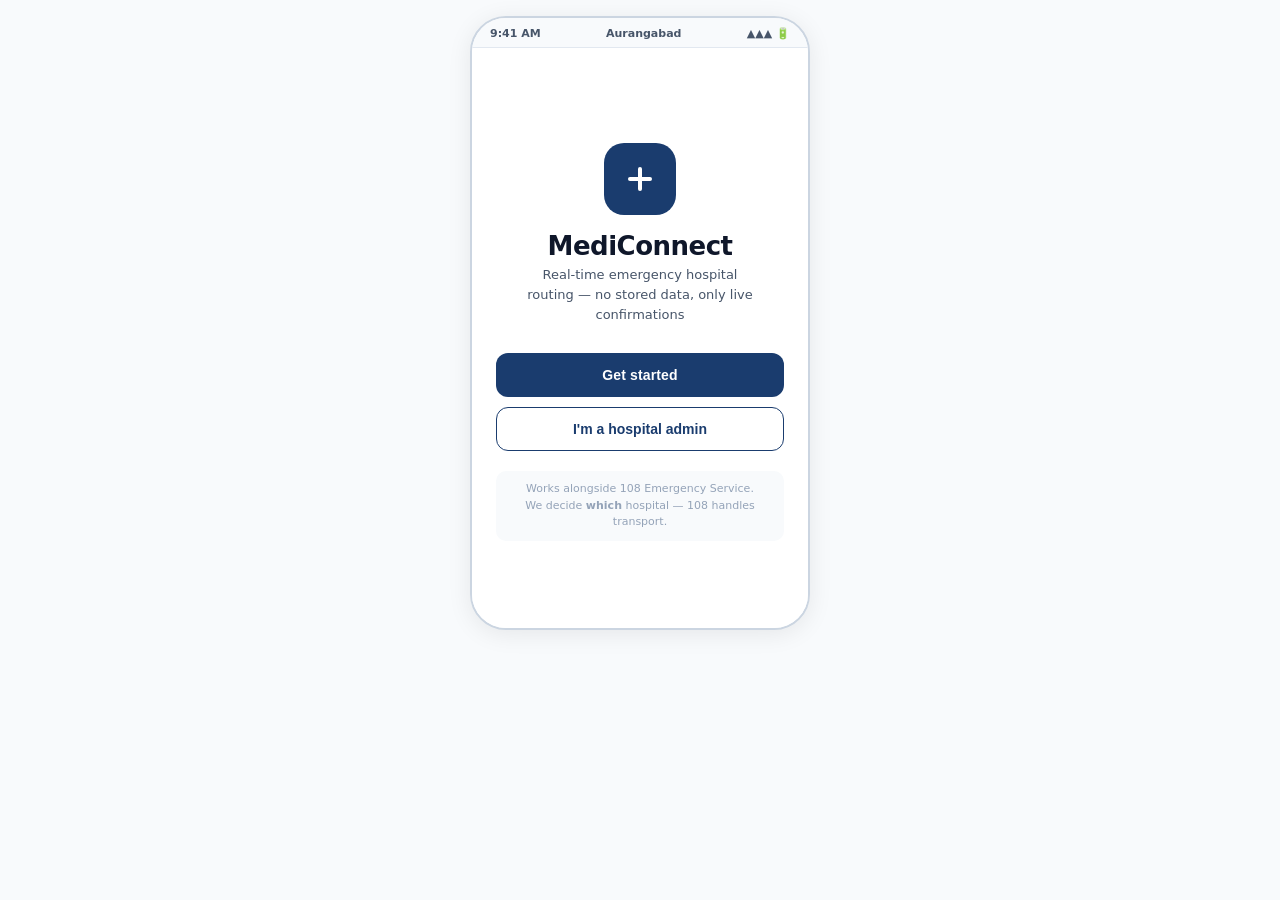
<file: index.html>
<!DOCTYPE html>
<html>
<head>
  <title>MediConnect</title>
  <link rel="stylesheet" href="styles/main.css">
</head>
<body>

<div class="wrap">
  <div class="phone">
    <div class="sb">
      <span class="sb-t">9:41 AM</span>
      <span class="sb-t">Aurangabad</span>
      <span class="sb-t">▲▲▲ 🔋</span>
    </div>
<div id="s-splash" class="scr on">
    <div class="splash">
      <div class="logo-wrap">
        <svg width="36" height="36" viewBox="0 0 36 36" fill="none">
          <rect x="16" y="6" width="4" height="24" rx="2" fill="white"/>
          <rect x="6" y="16" width="24" height="4" rx="2" fill="white"/>
        </svg>
      </div>
      <div class="app-name">MediConnect</div>
      <div class="app-tag">Real-time emergency hospital routing — no stored data, only live confirmations</div>
      <button class="btn-solid" onclick="go('login')">Get started</button>
      <button class="btn-out">I'm a hospital admin</button>
      <div class="splash-note">
        Works alongside 108 Emergency Service.<br/>
        We decide <b>which</b> hospital — 108 handles transport.
      </div>
    </div>
  </div>

  <!-- LOGIN -->
  <div id="s-login" class="scr">
    <div class="form-body">
      <div class="form-logo">
        <div class="fl-box"><svg width="20" height="20" viewBox="0 0 20 20" fill="none"><rect x="9" y="3" width="2" height="14" rx="1" fill="white"/><rect x="3" y="9" width="14" height="2" rx="1" fill="white"/></svg></div>
        <div class="fl-name">MediConnect</div>
      </div>
      <div class="form-title">Welcome back</div>
      <div class="form-sub">Sign in to access emergency services</div>
      <div class="field-group">
        <div class="field-label">Phone number</div>
        <input class="field-input" placeholder="+91 98765 43210" type="tel"/>
      </div>
      <div class="field-group">
        <div class="field-label">Password</div>
        <input class="field-input" placeholder="Enter password" type="password"/>
      </div>
      <div class="forgot">Forgot password?</div>
      <button class="btn-solid" onclick="go('lang')" style="margin-bottom:10px">Sign in</button>
      <div class="divider-or">or</div>
      <button class="google-btn">
        <svg width="16" height="16" viewBox="0 0 16 16"><path d="M15.5 8.2c0-.6-.1-1.2-.2-1.7H8v3.2h4.2c-.2.9-.7 1.7-1.5 2.2v1.8h2.4c1.4-1.3 2.4-3.2 2.4-5.5z" fill="#4285F4"/><path d="M8 16c2.2 0 4-.7 5.3-2L11 12.2c-.7.5-1.6.8-2.9.8-2.2 0-4.1-1.5-4.7-3.5H1.3v1.9C2.6 14.1 5.1 16 8 16z" fill="#34A853"/><path d="M3.3 9.5c-.2-.6-.3-1.2-.3-1.8s.1-1.2.3-1.8V4H1.3C.5 5.5 0 7.2 0 9c0 1.8.5 3.5 1.3 5l2-1.5z" fill="#FBBC05"/><path d="M8 3.2c1.2 0 2.3.4 3.2 1.3L13.5 2C12 .8 10.2 0 8 0 5.1 0 2.6 1.9 1.3 4.7l2 1.5c.6-1.9 2.5-3 4.7-3z" fill="#EA4335"/></svg>
        Continue with Google
      </button>
      <div class="sign-switch">Don't have an account? <span onclick="go('lang')">Sign up</span></div>
    </div>
  </div>

  <!-- LANGUAGE -->
  <div id="s-lang" class="scr">
    <div class="lang-body">
      <div style="display:flex;align-items:center;gap:8px;margin-bottom:20px">
        <button class="back-w" style="background:#F1F5F9;color:var(--text2);border:none;border-radius:50%;width:30px;height:30px;cursor:pointer;font-size:14px" onclick="go('login')">←</button>
        <div>
          <div class="lang-title">Select language</div>
          <div style="font-size:12px;color:var(--text2)">Choose your preferred language</div>
        </div>
      </div>
      <div class="lang-grid">
        <div class="lang-card sel" id="lc-mr" onclick="selectLang('mr')">
          <div class="lc-name">Marathi</div>
          <div class="lc-native">मराठी</div>
          <div class="lc-check"><svg width="10" height="8" viewBox="0 0 10 8" fill="none"><path d="M1 4l3 3 5-6" stroke="white" stroke-width="1.5" stroke-linecap="round" stroke-linejoin="round"/></svg></div>
        </div>
        <div class="lang-card" id="lc-hi" onclick="selectLang('hi')">
          <div class="lc-name">Hindi</div>
          <div class="lc-native">हिंदी</div>
        </div>
        <div class="lang-card" id="lc-en" onclick="selectLang('en')">
          <div class="lc-name">English</div>
          <div class="lc-native">English</div>
        </div>
        <div class="lang-card" id="lc-mix" onclick="selectLang('mix')">
          <div class="lc-name">Hinglish</div>
          <div class="lc-native">हिं + Eng</div>
        </div>
      </div>
      <div class="scheme-section">
        <div class="sec-label">Government scheme (optional)</div>
        <div class="scheme-chips">
          <div class="sch-chip" id="sc-ab" onclick="toggleScheme('ab')">Ayushman Bharat</div>
          <div class="sch-chip sel" id="sc-mj" onclick="toggleScheme('mj')">MJPJAY</div>
          <div class="sch-chip" id="sc-no" onclick="toggleScheme('no')">No scheme</div>
        </div>
      </div>
      <div style="margin-top:auto;padding-top:20px">
        <button class="btn-solid" onclick="go('home')">Continue</button>
      </div>
    </div>
  </div>

  <!-- HOME -->
  <div id="s-home" class="scr">
    <div class="home-hdr">
      <div>
        <div class="hdr-greet">Good morning,</div>
        <div class="hdr-name">Rahul Sharma</div>
      </div>
      <div class="avatar">RS</div>
    </div>
    <div class="home-body">
      <div class="sos-card" onclick="go('emergency')">
        <div class="sos-ring"><div class="sos-inner">
          <svg width="30" height="30" viewBox="0 0 30 30" fill="none"><path d="M15 6v12M15 21v2" stroke="white" stroke-width="3" stroke-linecap="round"/><circle cx="15" cy="15" r="12" stroke="white" stroke-width="2" fill="none" opacity=".5"/></svg>
        </div></div>
        <div class="sos-title">EMERGENCY</div>
        <div class="sos-sub">Tap to find hospitals with live capacity confirmation</div>
      </div>
      <div class="scheme-strip">
        <div class="ss-dot"></div>
        <div class="ss-text">Active scheme: <b>MJPJAY</b> · Marathi</div>
        <div class="ss-badge">Active</div>
      </div>
      <div class="quick-grid">
        <div class="quick-card">
          <div class="qc-icon" style="background:#EFF6FF"><svg width="16" height="16" viewBox="0 0 16 16" fill="#2563EB"><path d="M8 1C4.7 1 2 3.7 2 7s6 9 6 9 6-5.7 6-9-2.7-6-6-6zm0 8a2 2 0 110-4 2 2 0 010 4z"/></svg></div>
          <div class="qc-title">Nearby hospitals</div>
          <div class="qc-sub">View registered hospitals</div>
        </div>
        <div class="quick-card">
          <div class="qc-icon" style="background:#F0FDF4"><svg width="16" height="16" viewBox="0 0 16 16" fill="none"><rect x="2" y="2" width="12" height="12" rx="2" stroke="#15803D" stroke-width="1.2"/><path d="M8 5v6M5 8h6" stroke="#15803D" stroke-width="1.5" stroke-linecap="round"/></svg></div>
          <div class="qc-title">Profile & scheme</div>
          <div class="qc-sub">MJPJAY verified</div>
        </div>
        <div class="quick-card">
          <div class="qc-icon" style="background:#F5F3FF"><svg width="16" height="16" viewBox="0 0 16 16" fill="none"><circle cx="8" cy="8" r="6" stroke="#7C3AED" stroke-width="1.2"/><path d="M8 5v3.5l2.5 1.5" stroke="#7C3AED" stroke-width="1.2" stroke-linecap="round"/></svg></div>
          <div class="qc-title">Emergency history</div>
          <div class="qc-sub">2 past alerts</div>
        </div>
        <div class="quick-card">
          <div class="qc-icon" style="background:#FEF9C3"><svg width="16" height="16" viewBox="0 0 16 16" fill="none"><path d="M8 2l1.8 3.6L14 6.3l-3 2.9.7 4.1L8 11.1l-3.7 2.2.7-4.1-3-2.9 4.2-.7z" stroke="#B45309" stroke-width="1.1" fill="none"/></svg></div>
          <div class="qc-title">How it works</div>
          <div class="qc-sub">About MediConnect</div>
        </div>
      </div>
      <div style="background:#fff;border:1px solid var(--border);border-radius:12px;padding:12px 14px;font-size:12px;color:var(--text2);line-height:1.55">
        <b style="color:var(--text)">How MediConnect helps:</b><br/>
        In an emergency, we call all nearby hospitals simultaneously. Only hospitals that confirm capacity are shown. You choose — then we alert them you're coming.
      </div>
    </div>
    <div class="bnav">
      <button class="bni on"><svg width="20" height="20" viewBox="0 0 20 20" fill="var(--brand)"><path d="M10 2L2 8v10h5v-5h6v5h5V8L10 2z"/></svg><span class="bni-label">Home</span></button>
      <button class="bni" onclick="go('emergency')"><svg width="20" height="20" viewBox="0 0 20 20" fill="#DC2626"><circle cx="10" cy="10" r="8" stroke="#DC2626" stroke-width="1.5" fill="none"/><path d="M10 6v5M10 13v1" stroke="#DC2626" stroke-width="2" stroke-linecap="round"/></svg><span class="bni-label" style="color:#DC2626">SOS</span></button>
      <button class="bni"><svg width="20" height="20" viewBox="0 0 20 20" fill="none"><circle cx="10" cy="8" r="4" stroke="#94A3B8" stroke-width="1.5"/><path d="M3 19c0-3.9 3.1-7 7-7s7 3.1 7 7" stroke="#94A3B8" stroke-width="1.5" fill="none"/></svg><span class="bni-label">Profile</span></button>
    </div>
  </div>

  <!-- EMERGENCY -->
  <div id="s-emergency" class="scr">
    <div class="em-hdr">
      <button class="back-w" onclick="go('home')">←</button>
      <div class="em-hdr-text">
        <div class="em-hdr-title">Emergency</div>
        <div class="em-hdr-sub">Speak or tap your emergency type</div>
      </div>
    </div>
    <div class="em-voice-section">
      <div class="voice-prompt">Describe the emergency in your language</div>
      <div class="voice-box">
        <button class="voice-btn" id="voiceBtn" onclick="toggleVoice()">
          <svg width="22" height="22" viewBox="0 0 22 22" fill="none"><path d="M11 3a4 4 0 00-4 4v4a4 4 0 008 0V7a4 4 0 00-4-4z" fill="white" opacity=".9"/><path d="M5 11a6 6 0 0012 0M11 17v3" stroke="white" stroke-width="1.5" fill="none" stroke-linecap="round"/></svg>
        </button>
        <div class="voice-status" id="voiceStatus">Tap microphone to speak</div>
        <div class="transcript-box" id="transcriptBox" style="display:none">
          "Mera baap chest mein dard se behosh ho gaya, 58 saal ke hain"
        </div>
      </div>
    </div>
    <div class="or-divider">or select emergency type</div>
    <div class="et-body">
      <div class="et-grid">
        <div class="et-card sel" style="border-color:#DC2626" id="et-cardiac" onclick="selectET(this,'cardiac');go('loading')">
          <div class="et-icon" style="background:#FEE2E2">
            <svg width="22" height="22" viewBox="0 0 22 22" fill="none"><path d="M4 12l4 4 4-6 3 3 3-3" stroke="#DC2626" stroke-width="1.8" stroke-linecap="round" stroke-linejoin="round"/></svg>
          </div>
          <div class="et-name" style="color:#991B1B">Cardiac</div>
          <div class="et-req" style="color:#DC2626">ICU · Cath lab</div>
        </div>
        <div class="et-card" style="border-color:var(--border)" id="et-accident" onclick="selectET(this,'accident');go('loading')">
          <div class="et-icon" style="background:#FEF3C7">
            <svg width="22" height="22" viewBox="0 0 22 22" fill="none"><path d="M11 4L3 9v10h5v-6h6v6h5V9L11 4z" fill="#D97706" opacity=".8"/></svg>
          </div>
          <div class="et-name" style="color:#92400E">Accident</div>
          <div class="et-req" style="color:#B45309">Trauma · Surgery</div>
        </div>
        <div class="et-card" style="border-color:var(--border)" id="et-nicu" onclick="selectET(this,'nicu');go('loading')">
          <div class="et-icon" style="background:#EDE9FE">
            <svg width="22" height="22" viewBox="0 0 22 22" fill="none"><circle cx="11" cy="9" r="4" fill="#7C3AED" opacity=".7"/><path d="M5 19c0-3.3 2.7-6 6-6s6 2.7 6 6" stroke="#7C3AED" stroke-width="1.5" fill="none"/></svg>
          </div>
          <div class="et-name" style="color:#5B21B6">Newborn</div>
          <div class="et-req" style="color:#6D28D9">NICU required</div>
        </div>
        <div class="et-card" style="border-color:var(--border)" id="et-other" onclick="selectET(this,'other');go('loading')">
          <div class="et-icon" style="background:#F1F5F9">
            <svg width="22" height="22" viewBox="0 0 22 22" fill="none"><rect x="9" y="4" width="4" height="14" rx="2" fill="#64748B" opacity=".7"/><rect x="4" y="9" width="14" height="4" rx="2" fill="#64748B" opacity=".7"/></svg>
          </div>
          <div class="et-name" style="color:#475569">Other</div>
          <div class="et-req" style="color:#94A3B8">General emergency</div>
        </div>
      </div>
    </div>
  </div>

  <!-- LOADING / CALLING -->
  <div id="s-loading" class="scr">
    <div class="em-hdr">
      <div class="em-hdr-text" style="margin-left:6px">
        <div class="em-hdr-title">Contacting hospitals</div>
        <div class="em-hdr-sub">Cardiac emergency · MJPJAY · 10km radius</div>
      </div>
    </div>
    <div class="loading-scr" style="justify-content:flex-start;padding-top:20px">
      <div class="pulse-rings">
        <div class="pr1"></div><div class="pr2"></div><div class="pr3"></div>
        <div class="calling-center">
          <svg width="18" height="18" viewBox="0 0 18 18" fill="none"><path d="M3 3h3l1.5 3.75-2.25 1.5c1.1 2.25 3 4.15 5.25 5.25l1.5-2.25L16 13v3a2 2 0 01-2 2C5.2 18 0 12.8 0 5a2 2 0 012-2h1z" fill="white" opacity=".9"/></svg>
        </div>
      </div>
      <div class="loading-title">Calling hospitals simultaneously</div>
      <div class="loading-sub">All nearby hospitals are being called right now.<br/>Waiting for real-time responses (30 sec)</div>
      <div class="hospital-calling-list">
        <div class="hcl-item">
          <div class="hcl-dot answered"></div>
          <div class="hcl-name">Govt. Medical College Hospital</div>
          <div class="hcl-status ans">Confirmed ✓</div>
        </div>
        <div class="hcl-item">
          <div class="hcl-dot calling"></div>
          <div class="hcl-name">City Care Hospital</div>
          <div class="hcl-status call">Calling...</div>
        </div>
        <div class="hcl-item">
          <div class="hcl-dot calling"></div>
          <div class="hcl-name">MGM Hospital</div>
          <div class="hcl-status call">Calling...</div>
        </div>
        <div class="hcl-item">
          <div class="hcl-dot waiting"></div>
          <div class="hcl-name">Kamalnayan Bajaj Hospital</div>
          <div class="hcl-status">Waiting...</div>
        </div>
      </div>
      <button class="btn-solid" style="margin-top:10px;width:100%" onclick="go('hospitals')">See results now →</button>
    </div>
  </div>

  <!-- HOSPITALS LIST -->
  <div id="s-hospitals" class="scr">
    <div class="hosp-hdr">
      <button class="back-w" onclick="go('emergency')">←</button>
      <div class="em-hdr-text">
        <div class="em-hdr-title">Cardiac hospitals</div>
        <div class="em-hdr-sub">2 confirmed · MJPJAY filter · 10km</div>
      </div>
    </div>
    <div class="hosp-filter">
      <span class="fchip on">All</span>
      <span class="fchip" onclick="this.classList.toggle('on')">Confirmed only</span>
      <span class="fchip" onclick="this.classList.toggle('on')">MJPJAY</span>
      <span class="fchip" onclick="this.classList.toggle('on')">ICU available</span>
      <span class="fchip" onclick="this.classList.toggle('on')">Nearest first</span>
    </div>
    <div style="overflow-y:auto;flex:1;padding-bottom:8px">
      <div class="ai-rec">
        <div class="ai-rec-label">Gemini recommendation</div>
        <div class="ai-rec-text">Go to Govt. Medical College — confirmed ICU capacity, accepts MJPJAY, 2.1 km away.</div>
      </div>
      <div class="hosp-list">
        <div class="hcard confirmed" onclick="go('detail')">
          <div class="hc-top">
            <div style="flex:1">
              <div class="hc-name">Govt. Medical College Hospital</div>
              <div class="hc-dist">2.1 km · ~5 min ETA · Govt. hospital</div>
            </div>
            <span class="conf-badge cb-yes">✓ Confirmed</span>
          </div>
          <div class="hc-avail">
            <span class="av av-ok"><div class="av-dot avd-ok"></div>ICU ready</span>
            <span class="av av-ok"><div class="av-dot avd-ok"></div>Cardiac unit</span>
            <span class="av av-na"><div class="av-dot avd-na"></div>No NICU</span>
          </div>
          <div class="hc-schemes">
            <span class="sch">Ayushman Bharat</span>
            <span class="sch">MJPJAY</span>
          </div>
          <div class="hc-foot">
            <span class="hc-updated">IVR confirmed 12s ago</span>
            <div class="hc-actions">
              <button class="hc-btn hcb-detail" onclick="event.stopPropagation();go('detail')">Details</button>
              <button class="hc-btn hcb-nav" onclick="event.stopPropagation();go('alerted')">Select →</button>
            </div>
          </div>
        </div>

        <div class="hcard confirmed" onclick="go('detail')">
          <div class="hc-top">
            <div style="flex:1">
              <div class="hc-name">City Care Hospital</div>
              <div class="hc-dist">1.2 km · ~3 min ETA · Private</div>
            </div>
            <span class="conf-badge cb-yes">✓ Confirmed</span>
          </div>
          <div class="hc-avail">
            <span class="av av-ok"><div class="av-dot avd-ok"></div>ICU ready</span>
            <span class="av av-na"><div class="av-dot avd-na"></div>No cath lab</span>
          </div>
          <div class="hc-schemes"><span class="sch">MJPJAY</span></div>
          <div class="hc-foot">
            <span class="hc-updated">IVR confirmed 8s ago</span>
            <div class="hc-actions">
              <button class="hc-btn hcb-detail" onclick="event.stopPropagation();go('detail')">Details</button>
              <button class="hc-btn hcb-nav" onclick="event.stopPropagation();go('alerted')">Select →</button>
            </div>
          </div>
        </div>

        <div class="hcard noans">
          <div class="hc-top">
            <div style="flex:1">
              <div class="hc-name">MGM Hospital</div>
              <div class="hc-dist">3.4 km · ~9 min ETA · Private</div>
            </div>
            <span class="conf-badge cb-no">No response</span>
          </div>
          <div class="hc-avail">
            <span class="av av-na"><div class="av-dot avd-na"></div>Unconfirmed</span>
          </div>
          <div class="hc-schemes"><span class="sch">Ayushman Bharat</span></div>
          <div class="hc-foot">
            <span class="hc-updated">Call to verify</span>
            <div class="hc-actions">
              <button class="hc-btn hcb-detail">Call</button>
              <button class="hc-btn hcb-nav" onclick="event.stopPropagation();go('alerted')">Select →</button>
            </div>
          </div>
        </div>

        <div class="disclaimer-strip" style="margin:0">
          <svg width="14" height="14" viewBox="0 0 14 14" fill="none" style="flex-shrink:0;margin-top:1px"><circle cx="7" cy="7" r="6" stroke="#D97706" stroke-width="1.2" fill="none"/><path d="M7 4.5v3M7 9.5v.5" stroke="#D97706" stroke-width="1.2" stroke-linecap="round"/></svg>
          <span>Confirmed = hospital staff pressed 1 on our call. Always call ahead to verify before arriving. Data reflects live IVR response.</span>
        </div>
      </div>
    </div>
  </div>

  <!-- HOSPITAL DETAIL -->
  <div id="s-detail" class="scr">
    <div style="background:var(--red);padding:10px 14px;display:flex;align-items:center;gap:8px">
      <button class="back-w" onclick="go('hospitals')">←</button>
      <span style="color:#fff;font-size:14px;font-weight:700">Hospital details</span>
    </div>
    <div style="overflow-y:auto;flex:1">
      <div class="detail-hero">
        <div class="dh-name">Govt. Medical College Hospital</div>
        <div class="dh-addr">Station Road, Aurangabad, MH 431001</div>
        <div class="dh-meta">2.1 km · ~5 min · Government hospital</div>
        <div class="dh-btns">
          <button class="dh-btn dhb-nav" onclick="go('alerted')">Select this hospital →</button>
          <button class="dh-btn dhb-call">Call hospital</button>
        </div>
      </div>
      <div class="det-section">
        <div class="ivr-confirm">
          <svg width="16" height="16" viewBox="0 0 16 16" fill="none"><circle cx="8" cy="8" r="7" stroke="#15803D" stroke-width="1.2" fill="none"/><path d="M5 8l2 2 4-4" stroke="#15803D" stroke-width="1.5" stroke-linecap="round"/></svg>
          IVR confirmed capacity 12 seconds ago — staff pressed 1
        </div>
      </div>
      <div class="det-section">
        <div class="ds-title">Registered capabilities</div>
        <div class="avail-grid">
          <div class="at at-g"><div class="at-label">ICU</div><div class="at-val">Available</div></div>
          <div class="at at-g"><div class="at-label">Cardiac unit</div><div class="at-val">Available</div></div>
          <div class="at at-n"><div class="at-label">NICU</div><div class="at-val">Not present</div></div>
          <div class="at at-g"><div class="at-label">Emergency dept</div><div class="at-val">24 / 7</div></div>
        </div>
      </div>
      <div class="det-section">
        <div class="ds-title">Scheme support</div>
        <div class="scheme-rows">
          <div class="sch-row">
            <div><div class="sr-name">Ayushman Bharat (PMJAY)</div><div class="sr-info">Free treatment up to ₹5 lakh/year</div></div>
            <span class="sr-yes">✓ Accepted</span>
          </div>
          <div class="sch-row">
            <div><div class="sr-name">MJPJAY Maharashtra</div><div class="sr-info">State scheme · 1500+ procedures</div></div>
            <span class="sr-yes">✓ Accepted</span>
          </div>
        </div>
      </div>
      <div class="det-section" style="margin-bottom:0">
        <div class="disc-box">
          Confirmed by IVR 12s ago. Actual capacity may change. <b>Call hospital</b> (0240-2331552) to verify before arrival. MediConnect is a decision support tool, not a medical device.
        </div>
      </div>
    </div>
  </div>

  <!-- ALERTED / SUCCESS -->
  <div id="s-alerted" class="scr">
    <div style="background:var(--red);padding:10px 14px;display:flex;align-items:center;gap:8px">
      <span style="color:#fff;font-size:14px;font-weight:700">Hospital alerted</span>
    </div>
    <div class="alert-scr">
      <div class="alert-icon">
        <svg width="36" height="36" viewBox="0 0 36 36" fill="none"><circle cx="18" cy="18" r="16" stroke="#15803D" stroke-width="1.5" fill="none"/><path d="M11 18l5 5 9-10" stroke="#15803D" stroke-width="2.5" stroke-linecap="round" stroke-linejoin="round"/></svg>
      </div>
      <div class="alert-title">Hospital selected!</div>
      <div class="alert-sub">Govt. Medical College has been alerted.<br/>Navigate now — they know you're coming.</div>
      <div class="alert-detail-box">
        <div class="adb-row"><span class="adb-label">Hospital</span><span class="adb-val">Govt. Medical College</span></div>
        <div class="adb-row"><span class="adb-label">Emergency type</span><span class="adb-val">Cardiac</span></div>
        <div class="adb-row"><span class="adb-label">ETA</span><span class="adb-val">~5 minutes</span></div>
        <div class="adb-row"><span class="adb-label">Scheme</span><span class="adb-val">MJPJAY active</span></div>
        <div class="adb-row" style="border-bottom:none"><span class="adb-label">IVR confirmed</span><span class="adb-val" style="color:var(--green)">Yes, 12s ago</span></div>
      </div>
      <div class="doc-offer">
        <div class="doc-offer-title">On-call doctor available</div>
        <div class="doc-offer-sub">Govt. Medical College has an on-call cardiologist who can speak with you now</div>
        <button class="doc-btn">Connect to on-call doctor</button>
      </div>
      <button class="btn-solid" style="width:100%">Open navigation →</button>
      <div style="font-size:11px;color:var(--text3);text-align:center">Also call 108 if you need ambulance transport</div>
    </div>
  </div>
    <div id="app"></div>
  </div>
</div>
<script src="scripts/state.js"></script>
<script src="scripts/mockData.js"></script>
<script src="scripts/navigation.js"></script>
<script src="scripts/app.js"></script>

</body>
</html>
</file>
<file: styles/main.css>
*{box-sizing:border-box;margin:0;padding:0;-webkit-tap-highlight-color:transparent}
:root{--brand:#1A3C6E;--brand2:#2563EB;--red:#DC2626;--red-l:#FEF2F2;--green:#15803D;--green-l:#F0FDF4;--amber:#B45309;--amber-l:#FFFBEB;--gray:#F1F5F9;--border:#E2E8F0;--text:#0F172A;--text2:#475569;--text3:#94A3B8}
body{font-family:-apple-system,system-ui,'Segoe UI',sans-serif;background:#F8FAFC;color:var(--text)}
.wrap{display:flex;flex-direction:column;align-items:center;padding:16px 0 32px;gap:14px}
.nav{display:flex;gap:6px;flex-wrap:wrap;justify-content:center;max-width:360px}
.nb{font-size:11px;font-weight:600;padding:5px 10px;border-radius:20px;border:1px solid var(--border);background:#fff;color:var(--text2);cursor:pointer;transition:all .15s;letter-spacing:.01em}
.nb.on{background:var(--brand);color:#fff;border-color:var(--brand)}
.phone{width:340px;background:#fff;border-radius:36px;border:2px solid #CBD5E1;overflow:hidden;box-shadow:0 4px 24px rgba(0,0,0,.08)}
.sb{background:#F8FAFC;padding:9px 18px 7px;display:flex;justify-content:space-between;align-items:center;border-bottom:1px solid var(--border)}
.sb-t{font-size:11px;font-weight:600;color:var(--text2)}
.scr{display:none;flex-direction:column;min-height:580px}
.scr.on{display:flex}
/* ---- SPLASH ---- */
.splash{flex:1;display:flex;flex-direction:column;align-items:center;justify-content:center;padding:32px 24px 24px;gap:0;background:#fff}
.logo-wrap{width:72px;height:72px;background:var(--brand);border-radius:20px;display:flex;align-items:center;justify-content:center;margin-bottom:16px}
.app-name{font-size:26px;font-weight:800;color:var(--text);letter-spacing:-.5px;margin-bottom:4px}
.app-tag{font-size:13px;color:var(--text2);text-align:center;line-height:1.55;margin-bottom:28px;max-width:240px}
.btn-solid{width:100%;padding:14px;background:var(--brand);color:#fff;border:none;border-radius:12px;font-size:14px;font-weight:700;cursor:pointer;margin-bottom:10px;letter-spacing:.01em}
.btn-out{width:100%;padding:13px;background:#fff;color:var(--brand);border:1.5px solid var(--brand);border-radius:12px;font-size:14px;font-weight:600;cursor:pointer}
.splash-note{margin-top:20px;background:#F8FAFC;border-radius:10px;padding:10px 14px;font-size:11px;color:var(--text3);line-height:1.5;text-align:center;width:100%}
/* ---- LOGIN ---- */
.form-body{flex:1;padding:24px 20px;display:flex;flex-direction:column;gap:0;background:#fff}
.form-logo{display:flex;align-items:center;gap:10px;margin-bottom:28px}
.fl-box{width:38px;height:38px;background:var(--brand);border-radius:10px;display:flex;align-items:center;justify-content:center;flex-shrink:0}
.fl-name{font-size:18px;font-weight:800;color:var(--text)}
.form-title{font-size:20px;font-weight:700;color:var(--text);margin-bottom:4px}
.form-sub{font-size:13px;color:var(--text2);margin-bottom:22px}
.field-group{margin-bottom:14px}
.field-label{font-size:12px;font-weight:600;color:var(--text2);margin-bottom:5px}
.field-input{width:100%;padding:11px 12px;border:1px solid var(--border);border-radius:10px;font-size:13px;color:var(--text);background:#F8FAFC;outline:none}
.field-input:focus{border-color:var(--brand2);background:#fff}
.forgot{font-size:12px;color:var(--brand2);text-align:right;margin-top:-8px;margin-bottom:14px;cursor:pointer}
.divider-or{display:flex;align-items:center;gap:10px;margin:14px 0;font-size:12px;color:var(--text3)}
.divider-or::before,.divider-or::after{content:'';flex:1;height:1px;background:var(--border)}
.google-btn{width:100%;padding:11px;background:#fff;border:1px solid var(--border);border-radius:10px;display:flex;align-items:center;justify-content:center;gap:8px;font-size:13px;font-weight:600;color:var(--text);cursor:pointer}
.sign-switch{text-align:center;font-size:12px;color:var(--text2);margin-top:16px}
.sign-switch span{color:var(--brand2);font-weight:600;cursor:pointer}
/* ---- LANGUAGE ---- */
.lang-body{flex:1;padding:24px 20px;background:#fff;display:flex;flex-direction:column}
.lang-title{font-size:20px;font-weight:800;color:var(--text);margin-bottom:4px}
.lang-sub{font-size:13px;color:var(--text2);margin-bottom:20px;line-height:1.5}
.lang-grid{display:grid;grid-template-columns:1fr 1fr;gap:10px;margin-bottom:20px}
.lang-card{border:1.5px solid var(--border);border-radius:12px;padding:14px 12px;cursor:pointer;text-align:center;transition:all .15s;background:#fff}
.lang-card.sel{border-color:var(--brand2);background:#EFF6FF}
.lang-card:active{transform:scale(.97)}
.lc-name{font-size:15px;font-weight:700;color:var(--text);margin-bottom:2px}
.lc-native{font-size:13px;color:var(--text2)}
.lc-check{width:18px;height:18px;border-radius:50%;background:var(--brand2);display:flex;align-items:center;justify-content:center;margin:6px auto 0}
.scheme-section{margin-top:4px}
.sec-label{font-size:11px;font-weight:700;color:var(--text3);text-transform:uppercase;letter-spacing:.07em;margin-bottom:8px}
.scheme-chips{display:flex;gap:8px;flex-wrap:wrap}
.sch-chip{padding:8px 14px;border-radius:20px;border:1.5px solid var(--border);font-size:12px;font-weight:600;color:var(--text2);cursor:pointer;background:#fff;transition:all .15s}
.sch-chip.sel{background:var(--brand);color:#fff;border-color:var(--brand)}
/* ---- HOME ---- */
.home-hdr{padding:14px 16px;background:#fff;border-bottom:1px solid var(--border);display:flex;justify-content:space-between;align-items:center}
.hdr-greet{font-size:12px;color:var(--text2)}
.hdr-name{font-size:17px;font-weight:700;color:var(--text)}
.avatar{width:36px;height:36px;border-radius:50%;background:#EFF6FF;display:flex;align-items:center;justify-content:center;font-size:12px;font-weight:700;color:var(--brand2)}
.home-body{flex:1;padding:14px 16px;background:var(--gray);display:flex;flex-direction:column;gap:12px;overflow-y:auto}
.sos-card{background:var(--red);border-radius:16px;padding:20px;display:flex;flex-direction:column;align-items:center;gap:10px;cursor:pointer;transition:transform .1s}
.sos-card:active{transform:scale(.98)}
.sos-ring{width:80px;height:80px;border-radius:50%;border:3px solid rgba(255,255,255,.35);display:flex;align-items:center;justify-content:center}
.sos-inner{width:62px;height:62px;border-radius:50%;background:rgba(255,255,255,.2);display:flex;align-items:center;justify-content:center}
.sos-title{color:#fff;font-size:18px;font-weight:800;letter-spacing:.5px}
.sos-sub{color:rgba(255,255,255,.8);font-size:12px;text-align:center;line-height:1.4}
.quick-grid{display:grid;grid-template-columns:1fr 1fr;gap:10px}
.quick-card{background:#fff;border:1px solid var(--border);border-radius:12px;padding:12px;cursor:pointer;transition:background .1s}
.quick-card:active{background:var(--gray)}
.qc-icon{width:32px;height:32px;border-radius:8px;display:flex;align-items:center;justify-content:center;margin-bottom:8px}
.qc-title{font-size:12px;font-weight:700;color:var(--text)}
.qc-sub{font-size:10px;color:var(--text3);margin-top:1px}
.scheme-strip{background:#fff;border:1px solid var(--border);border-radius:12px;padding:12px 14px;display:flex;align-items:center;gap:10px}
.ss-dot{width:8px;height:8px;border-radius:50%;background:var(--green);flex-shrink:0}
.ss-text{font-size:12px;color:var(--text)}
.ss-badge{font-size:10px;font-weight:700;padding:2px 8px;border-radius:20px;background:#EFF6FF;color:var(--brand2);margin-left:auto;flex-shrink:0}
.bnav{display:flex;background:#fff;border-top:1px solid var(--border)}
.bni{flex:1;padding:8px 4px 10px;display:flex;flex-direction:column;align-items:center;gap:3px;border:none;background:transparent;cursor:pointer}
.bni-label{font-size:9px;color:var(--text3);font-weight:600}
.bni.on .bni-label{color:var(--brand)}
/* ---- EMERGENCY ---- */
.em-hdr{background:var(--red);padding:14px 16px;display:flex;align-items:center;gap:10px}
.back-w{width:30px;height:30px;border-radius:50%;background:rgba(255,255,255,.2);border:none;color:#fff;font-size:16px;cursor:pointer;display:flex;align-items:center;justify-content:center;flex-shrink:0}
.em-hdr-text{color:#fff}
.em-hdr-title{font-size:15px;font-weight:700}
.em-hdr-sub{font-size:11px;opacity:.8}
.em-voice-section{padding:16px;background:#fff;border-bottom:1px solid var(--border)}
.voice-prompt{font-size:13px;font-weight:600;color:var(--text);margin-bottom:10px}
.voice-box{background:#F8FAFC;border:1.5px dashed var(--border);border-radius:12px;padding:14px;display:flex;flex-direction:column;align-items:center;gap:8px}
.voice-btn{width:56px;height:56px;border-radius:50%;background:var(--red);border:none;cursor:pointer;display:flex;align-items:center;justify-content:center;transition:transform .1s}
.voice-btn:active{transform:scale(.9)}
.voice-status{font-size:12px;color:var(--text2)}
.voice-status.active{color:var(--red);font-weight:600}
.transcript-box{background:#EFF6FF;border-radius:8px;padding:8px 10px;font-size:12px;color:var(--brand2);line-height:1.5;width:100%;margin-top:2px}
.or-divider{display:flex;align-items:center;gap:8px;padding:10px 16px;font-size:11px;color:var(--text3);background:#fff}
.or-divider::before,.or-divider::after{content:'';flex:1;height:1px;background:var(--border)}
.et-body{padding:14px 16px;background:var(--gray);flex:1;display:flex;flex-direction:column;gap:10px}
.et-label{font-size:11px;font-weight:700;color:var(--text3);text-transform:uppercase;letter-spacing:.07em}
.et-grid{display:grid;grid-template-columns:1fr 1fr;gap:10px}
.et-card{background:#fff;border:1.5px solid var(--border);border-radius:14px;padding:14px 10px;text-align:center;cursor:pointer;transition:all .15s}
.et-card:active{transform:scale(.97)}
.et-card.sel{border-width:2px}
.et-icon{width:44px;height:44px;border-radius:12px;display:flex;align-items:center;justify-content:center;margin:0 auto 8px}
.et-name{font-size:13px;font-weight:700;margin-bottom:2px}
.et-req{font-size:10px;line-height:1.4}
/* ---- LOADING ---- */
.loading-scr{flex:1;display:flex;flex-direction:column;align-items:center;justify-content:center;padding:24px;gap:16px;background:#fff}
.pulse-rings{width:80px;height:80px;position:relative;display:flex;align-items:center;justify-content:center}
.pr1{width:80px;height:80px;border-radius:50%;border:2px solid rgba(220,38,38,.3);position:absolute;animation:pr 1.5s ease-out infinite}
.pr2{width:60px;height:60px;border-radius:50%;border:2px solid rgba(220,38,38,.5);position:absolute;animation:pr 1.5s ease-out infinite .3s}
.pr3{width:40px;height:40px;border-radius:50%;border:2px solid rgba(220,38,38,.7);position:absolute;animation:pr 1.5s ease-out infinite .6s}
@keyframes pr{0%{transform:scale(.8);opacity:1}100%{transform:scale(1.3);opacity:0}}
.calling-center{width:40px;height:40px;border-radius:50%;background:var(--red);display:flex;align-items:center;justify-content:center;position:relative;z-index:2}
.loading-title{font-size:16px;font-weight:700;color:var(--text)}
.loading-sub{font-size:12px;color:var(--text2);text-align:center;line-height:1.5}
.hospital-calling-list{width:100%;display:flex;flex-direction:column;gap:6px;margin-top:4px}
.hcl-item{display:flex;align-items:center;gap:10px;padding:8px 12px;background:#F8FAFC;border-radius:10px}
.hcl-dot{width:8px;height:8px;border-radius:50%;flex-shrink:0}
.calling{background:var(--amber);animation:blink .8s ease-in-out infinite}
.answered{background:var(--green)}
.waiting{background:var(--border)}
@keyframes blink{0%,100%{opacity:1}50%{opacity:.3}}
.hcl-name{font-size:12px;font-weight:600;color:var(--text);flex:1}
.hcl-status{font-size:10px;font-weight:600;color:var(--text3)}
.hcl-status.ans{color:var(--green)}.hcl-status.call{color:var(--amber)}
/* ---- HOSPITALS ---- */
.hosp-hdr{background:var(--red);padding:12px 16px;display:flex;align-items:center;gap:10px}
.hosp-filter{padding:10px 16px;background:#fff;border-bottom:1px solid var(--border);display:flex;gap:6px;overflow-x:auto}
.hosp-filter::-webkit-scrollbar{display:none}
.fchip{font-size:11px;font-weight:600;padding:5px 12px;border-radius:20px;border:1px solid var(--border);white-space:nowrap;cursor:pointer;background:#fff;color:var(--text2)}
.fchip.on{background:var(--brand);color:#fff;border-color:var(--brand)}
.ai-rec{margin:12px 16px 0;background:linear-gradient(135deg,var(--brand),#2563EB);border-radius:12px;padding:12px 14px}
.ai-rec-label{font-size:10px;font-weight:700;color:rgba(255,255,255,.7);text-transform:uppercase;letter-spacing:.08em;margin-bottom:3px}
.ai-rec-text{font-size:13px;font-weight:700;color:#fff;line-height:1.4}
.hosp-list{padding:10px 16px;display:flex;flex-direction:column;gap:10px;padding-bottom:16px}
.hcard{background:#fff;border:1px solid var(--border);border-radius:14px;overflow:hidden;cursor:pointer;transition:border-color .15s}
.hcard.confirmed{border-color:var(--green);border-width:2px}
.hcard.noans{opacity:.75}
.hc-top{padding:12px 12px 8px;display:flex;gap:8px;align-items:flex-start}
.hc-name{font-size:13px;font-weight:700;color:var(--text)}
.hc-dist{font-size:11px;color:var(--text2);margin-top:1px}
.conf-badge{font-size:10px;font-weight:700;padding:3px 8px;border-radius:20px;flex-shrink:0;white-space:nowrap}
.cb-yes{background:#DCFCE7;color:#15803D}
.cb-no{background:#F1F5F9;color:#94A3B8}
.hc-avail{padding:0 12px 8px;display:flex;gap:5px;flex-wrap:wrap}
.av{font-size:10px;font-weight:600;padding:3px 8px;border-radius:20px;display:flex;align-items:center;gap:4px}
.av-ok{background:#DCFCE7;color:#15803D}
.av-na{background:#F1F5F9;color:#94A3B8}
.av-dot{width:5px;height:5px;border-radius:50%}
.avd-ok{background:#15803D}.avd-na{background:#CBD5E1}
.hc-schemes{padding:0 12px 8px;display:flex;gap:5px;flex-wrap:wrap}
.sch{font-size:10px;font-weight:600;padding:3px 8px;border-radius:20px;background:#EFF6FF;color:#1D4ED8}
.hc-foot{padding:8px 12px 10px;border-top:1px solid #F8FAFC;display:flex;justify-content:space-between;align-items:center}
.hc-updated{font-size:10px;color:var(--text3)}
.hc-actions{display:flex;gap:6px}
.hc-btn{font-size:11px;font-weight:700;padding:6px 12px;border-radius:8px;border:none;cursor:pointer}
.hcb-nav{background:var(--brand);color:#fff}
.hcb-detail{background:var(--gray);color:var(--text2)}
.disclaimer-strip{margin:0 16px 12px;background:#FFFBEB;border:1px solid #FDE68A;border-radius:10px;padding:9px 12px;display:flex;gap:8px;font-size:11px;color:#92400E;line-height:1.5}
/* ---- DETAIL ---- */
.detail-hero{background:var(--brand);padding:16px}
.dh-name{font-size:17px;font-weight:800;color:#fff}
.dh-addr{font-size:12px;color:rgba(255,255,255,.75);margin-top:2px}
.dh-meta{font-size:11px;color:rgba(255,255,255,.65);margin-top:3px}
.dh-btns{display:flex;gap:8px;margin-top:12px}
.dh-btn{padding:8px 16px;border-radius:9px;font-size:12px;font-weight:700;cursor:pointer;border:none}
.dhb-nav{background:#fff;color:var(--brand)}
.dhb-call{background:rgba(255,255,255,.2);color:#fff;border:1px solid rgba(255,255,255,.35)}
.det-section{background:#fff;margin-bottom:6px;padding:14px 16px}
.ds-title{font-size:11px;font-weight:700;color:var(--text3);text-transform:uppercase;letter-spacing:.07em;margin-bottom:10px}
.avail-grid{display:grid;grid-template-columns:1fr 1fr;gap:8px}
.at{border-radius:10px;padding:10px 12px}
.at-g{background:var(--green-l)}.at-r{background:var(--red-l)}.at-n{background:#F8FAFC}
.at-label{font-size:10px;font-weight:600;color:var(--text3);margin-bottom:3px}
.at-val{font-size:15px;font-weight:800}
.at-g .at-val{color:var(--green)}.at-r .at-val{color:var(--red)}.at-n .at-val{color:var(--text3)}
.scheme-rows{display:flex;flex-direction:column;gap:6px}
.sch-row{display:flex;align-items:center;justify-content:space-between;padding:9px 12px;border:1px solid var(--border);border-radius:10px}
.sr-name{font-size:12px;font-weight:700;color:var(--text);margin-bottom:1px}
.sr-info{font-size:11px;color:var(--text2)}
.sr-yes{font-size:12px;font-weight:700;color:var(--green)}
.ivr-confirm{background:var(--green-l);border:1px solid #86EFAC;border-radius:10px;padding:10px 12px;font-size:12px;color:var(--green);font-weight:600;display:flex;align-items:center;gap:8px}
.disc-box{background:#FFFBEB;border:1px solid #FDE68A;border-radius:10px;padding:10px 12px;font-size:11px;color:#92400E;line-height:1.6;margin-top:-2px}
/* ---- ALERT ---- */
.alert-scr{flex:1;display:flex;flex-direction:column;align-items:center;justify-content:center;padding:24px;gap:12px;background:#fff}
.alert-icon{width:72px;height:72px;border-radius:50%;background:var(--green-l);display:flex;align-items:center;justify-content:center}
.alert-title{font-size:18px;font-weight:800;color:var(--text)}
.alert-sub{font-size:13px;color:var(--text2);text-align:center;line-height:1.5}
.alert-detail-box{width:100%;background:#F8FAFC;border-radius:12px;padding:12px 14px}
.adb-row{display:flex;justify-content:space-between;padding:5px 0;border-bottom:1px solid var(--border);font-size:12px}
.adb-row:last-child{border-bottom:none}
.adb-label{color:var(--text2)}
.adb-val{font-weight:700;color:var(--text)}
.doc-offer{background:var(--green-l);border:1px solid #86EFAC;border-radius:12px;padding:12px 14px;width:100%;text-align:center}
.doc-offer-title{font-size:13px;font-weight:700;color:var(--green);margin-bottom:3px}
.doc-offer-sub{font-size:11px;color:var(--green);margin-bottom:8px}
.doc-btn{width:100%;padding:10px;background:var(--green);color:#fff;border:none;border-radius:9px;font-size:13px;font-weight:700;cursor:pointer}
@keyframes fadein{from{opacity:0;transform:translateY(8px)}to{opacity:1;transform:translateY(0)}}
.scr.on{animation:fadein .2s ease}
</file>
